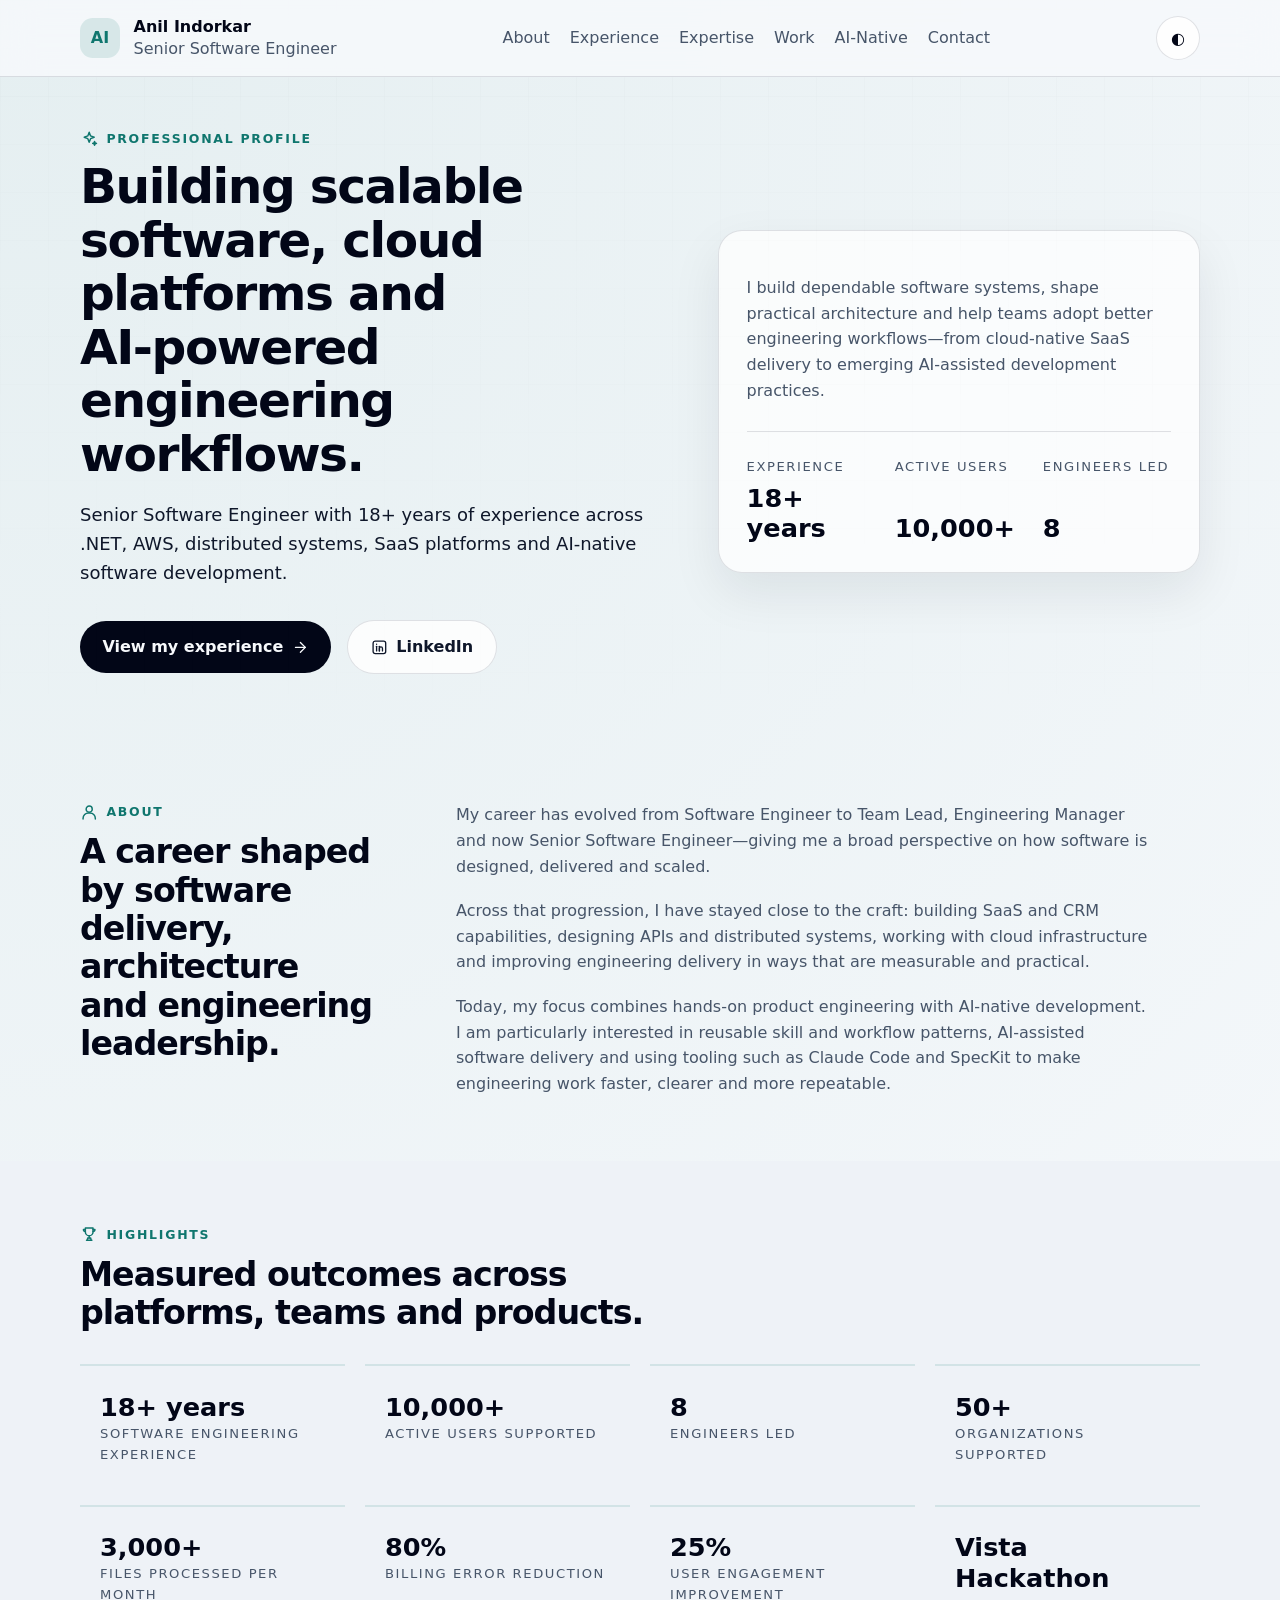
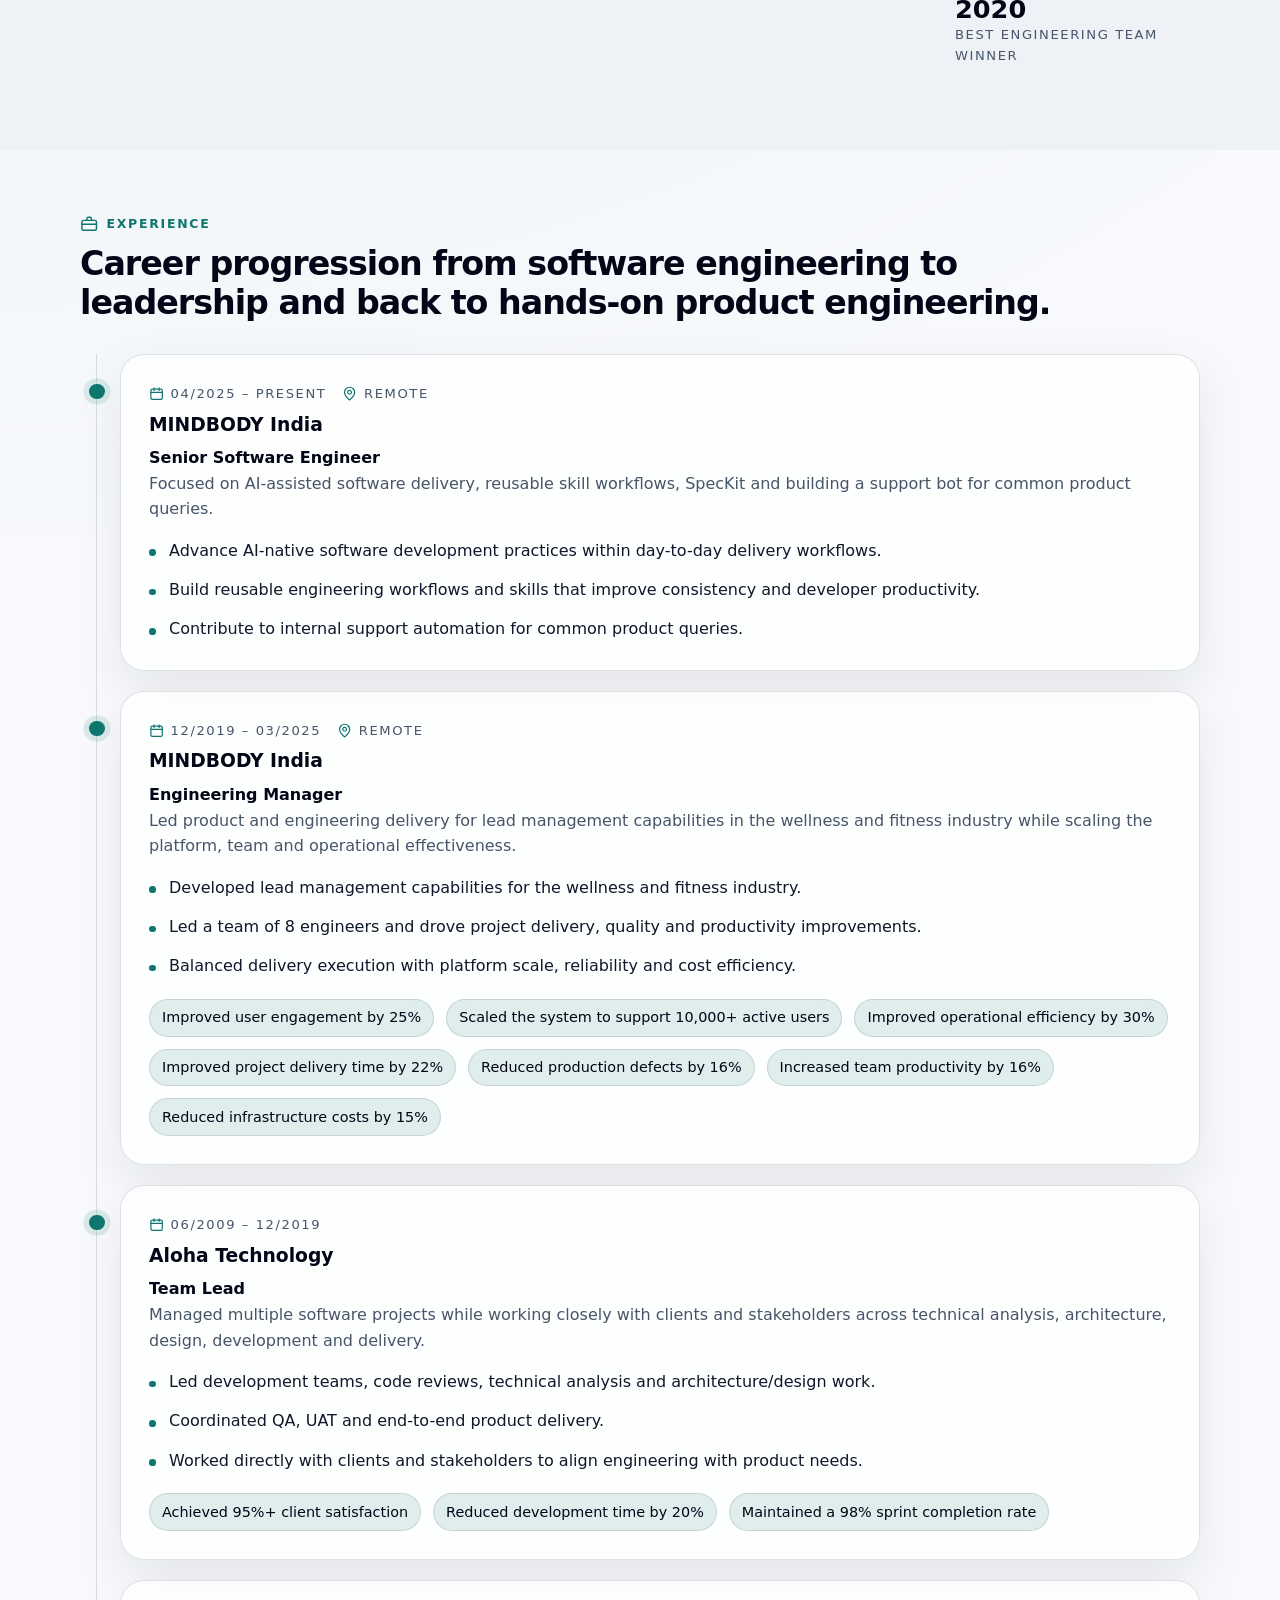
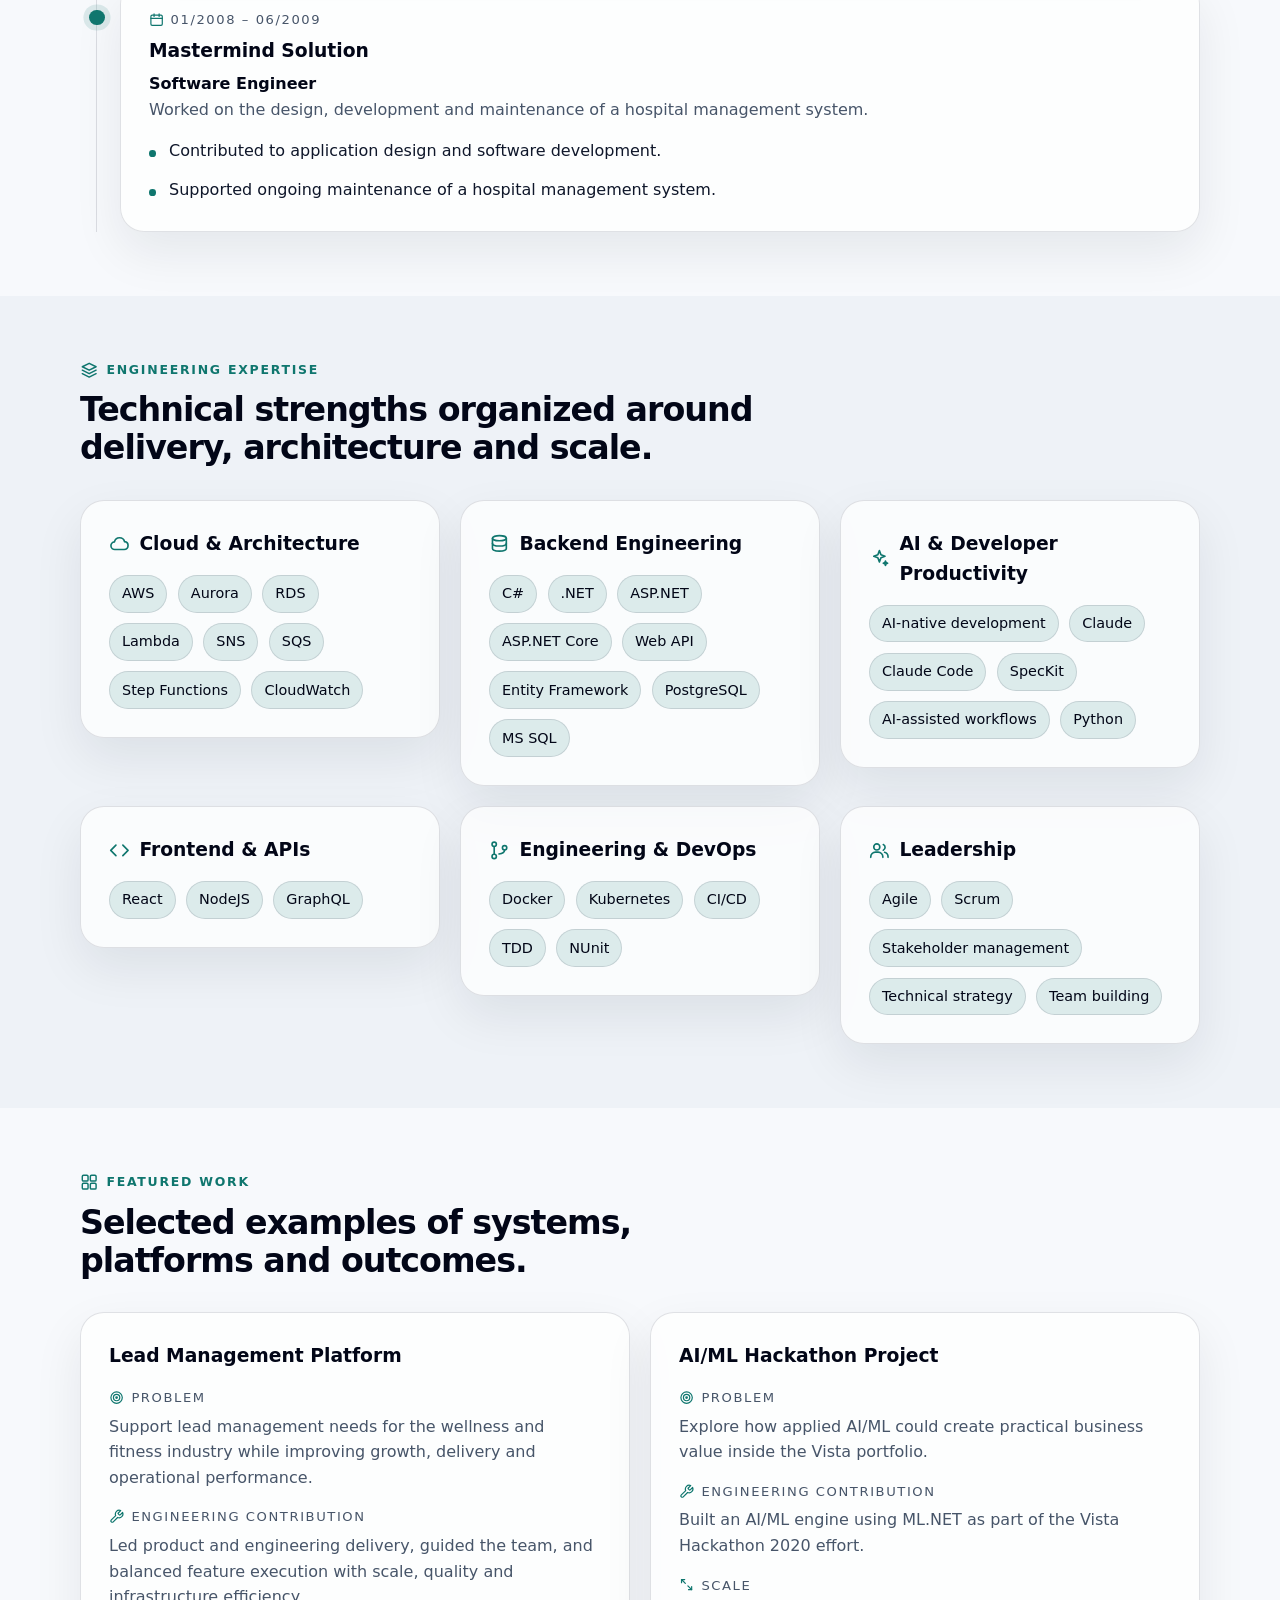
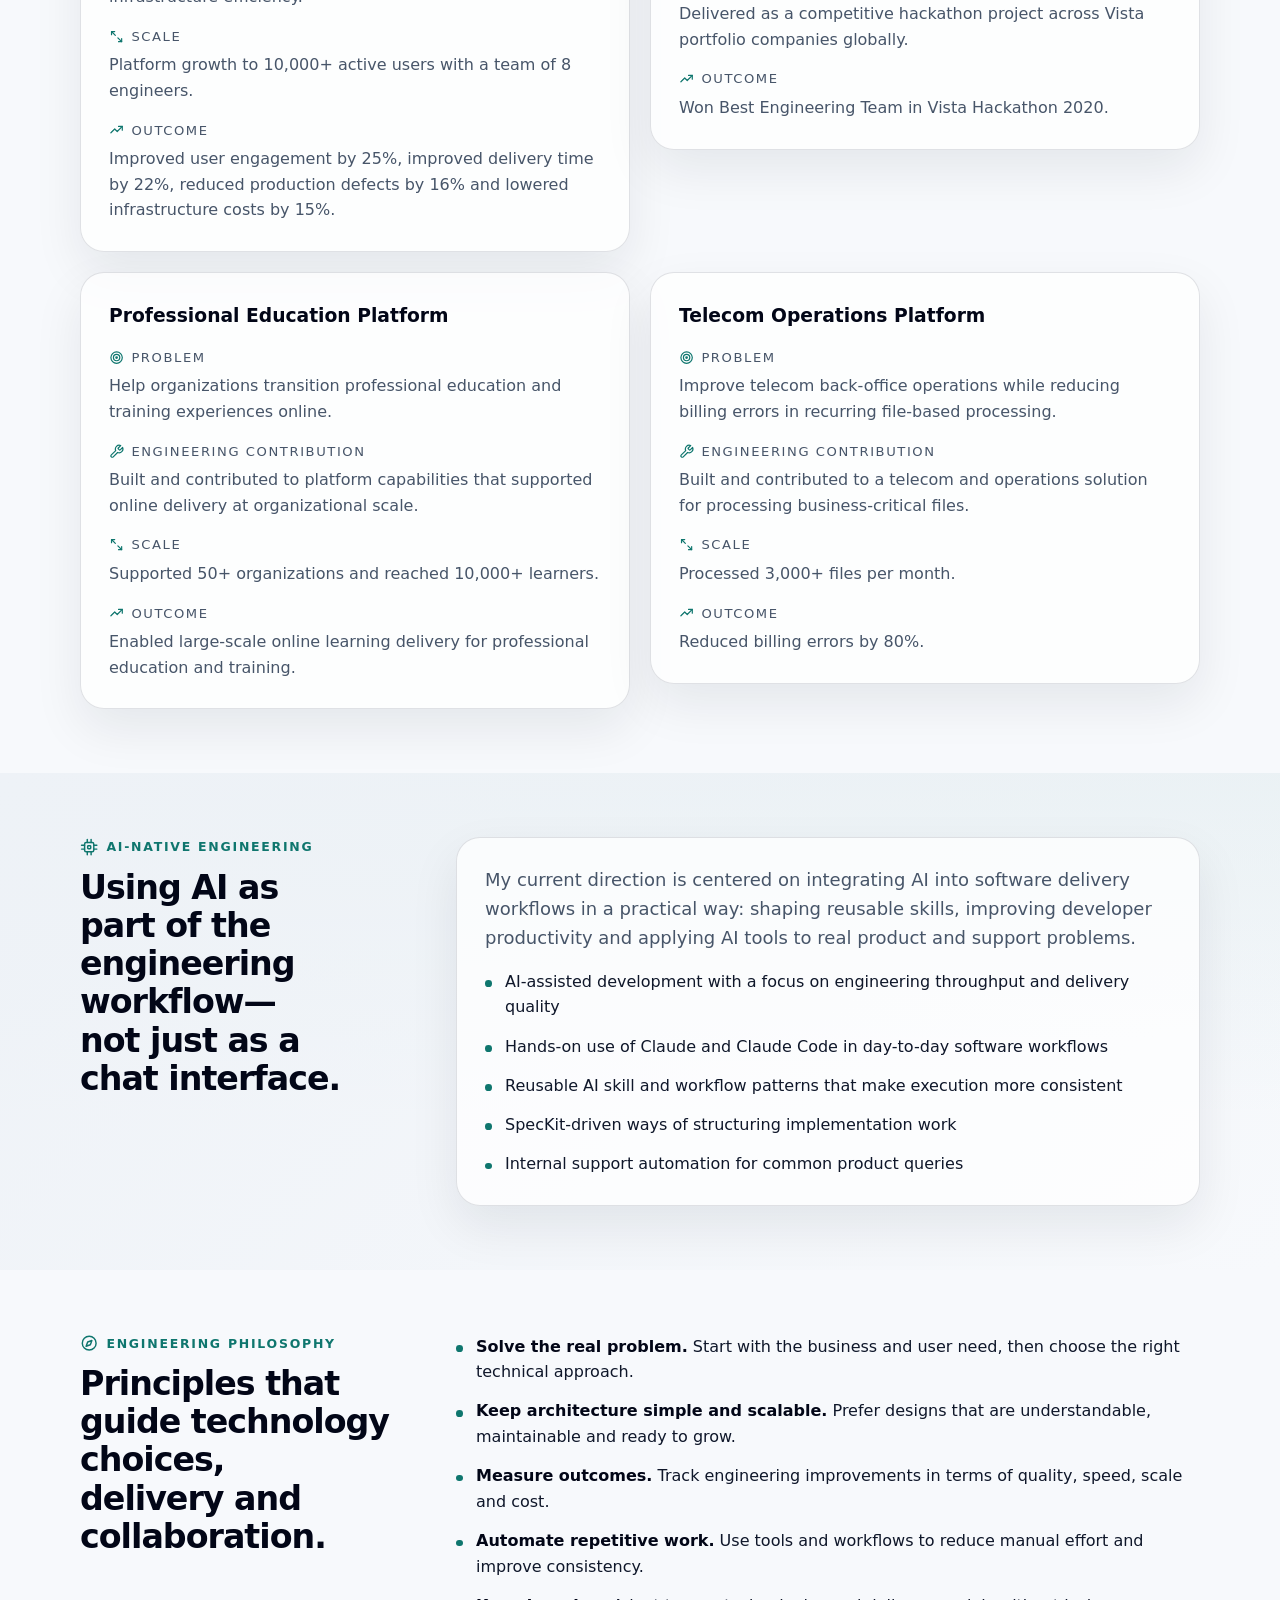
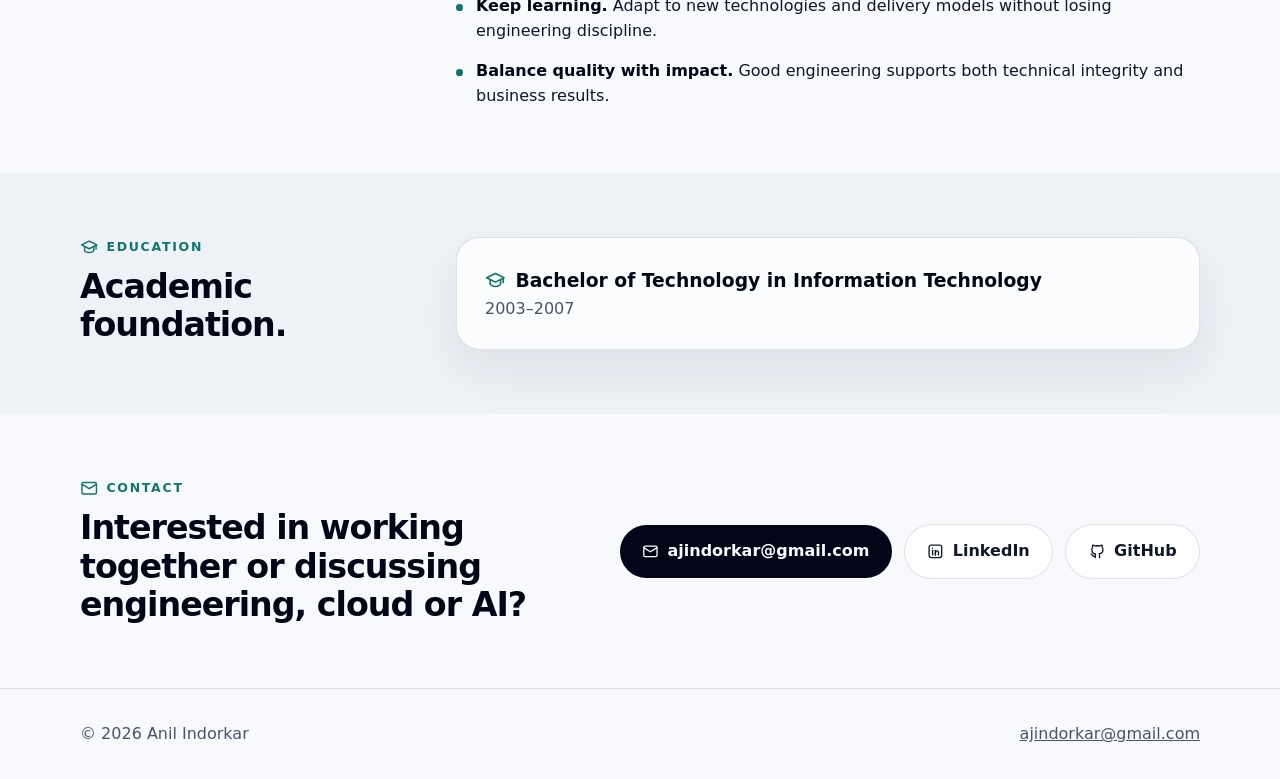
<file: index.html>
<!DOCTYPE html>
<html lang="en">
  <head>
    <meta charset="UTF-8" />
    <meta name="viewport" content="width=device-width, initial-scale=1.0" />
    <title>Anil Indorkar | Senior Software Engineer</title>
    <meta
      name="description"
      content="Professional profile of Anil Indorkar, a Senior Software Engineer with 18+ years of experience across .NET, AWS, distributed systems, SaaS and AI-native development."
    />
    <meta
      name="keywords"
      content="Anil Indorkar, Senior Software Engineer, .NET, C#, AWS, AI-native development, distributed systems, SaaS"
    />
    <meta name="author" content="Anil Indorkar" />
    <meta name="robots" content="index, follow" />
    <meta name="theme-color" content="#f7f9fc" />
    <meta property="og:type" content="profile" />
    <meta property="og:locale" content="en_US" />
    <meta property="og:title" content="Anil Indorkar | Senior Software Engineer" />
    <meta
      property="og:description"
      content="Building scalable software, cloud platforms and AI-powered engineering workflows."
    />
    <meta property="og:url" content="https://anilindorkar.github.io/beyond-the-resume/" />
    <meta property="og:site_name" content="Anil Indorkar" />
    <meta property="og:image" content="https://anilindorkar.github.io/beyond-the-resume/og-image.png" />
    <meta property="og:image:width" content="1200" />
    <meta property="og:image:height" content="630" />
    <meta
      property="og:image:alt"
      content="Anil Indorkar, Senior Software Engineer — building scalable software, cloud platforms and AI-powered engineering workflows."
    />
    <meta name="twitter:card" content="summary_large_image" />
    <meta name="twitter:title" content="Anil Indorkar | Senior Software Engineer" />
    <meta
      name="twitter:description"
      content="Professional profile of a Senior Software Engineer focused on .NET, AWS, distributed systems and AI-assisted delivery."
    />
    <meta name="twitter:image" content="https://anilindorkar.github.io/beyond-the-resume/og-image.png" />
    <link rel="canonical" href="https://anilindorkar.github.io/beyond-the-resume/" />
    <link rel="icon" href="favicon.svg" type="image/svg+xml" />
    <link rel="apple-touch-icon" href="apple-touch-icon.png" />
    <link rel="stylesheet" href="styles.css" />
    <script>
      /* Resolve the colour theme before first paint so the page never flashes the wrong one. */
      (function () {
        var theme = "light";
        try {
          var stored = localStorage.getItem("theme-preference");
          if (stored === "light" || stored === "dark") {
            theme = stored;
          } else if (window.matchMedia("(prefers-color-scheme: dark)").matches) {
            theme = "dark";
          }
        } catch (error) {
          // Storage blocked (private mode, sandboxed iframe): fall back to the light default.
        }
        document.documentElement.dataset.theme = theme;
      })();
    </script>
    <script src="profile.js" defer></script>
    <script src="script.js" defer></script>
    <script type="application/ld+json">
      {
        "@context": "https://schema.org",
        "@type": "Person",
        "name": "Anil Indorkar",
        "jobTitle": "Senior Software Engineer",
        "email": "ajindorkar@gmail.com",
        "url": "https://anilindorkar.github.io/beyond-the-resume/",
        "image": "https://anilindorkar.github.io/beyond-the-resume/og-image.png",
        "sameAs": [
          "https://www.linkedin.com/in/anil-indorkar/",
          "https://github.com/anilindorkar"
        ],
        "knowsAbout": [
          "C#",
          ".NET",
          "ASP.NET Core",
          "AWS",
          "Distributed Systems",
          "Cloud Architecture",
          "SaaS",
          "AI-assisted engineering workflows"
        ]
      }
    </script>
  </head>
  <body>
    <!--
      Inline icon sprite. Symbols are referenced with <use href="#i-name"> from both
      static markup and JavaScript-rendered content, so there is no icon font and no
      extra request, and every glyph inherits currentColor.
    -->
    <svg xmlns="http://www.w3.org/2000/svg" style="display: none" aria-hidden="true">
      <symbol id="i-sparkles" viewBox="0 0 24 24">
        <path d="M12 3l1.8 4.7L18.5 9.5 13.8 11.3 12 16l-1.8-4.7L5.5 9.5l4.7-1.8L12 3Z" />
        <path d="M19 15l.7 1.8 1.8.7-1.8.7-.7 1.8-.7-1.8-1.8-.7 1.8-.7L19 15Z" />
      </symbol>
      <symbol id="i-user" viewBox="0 0 24 24">
        <circle cx="12" cy="8" r="4" />
        <path d="M4 21v-1a7 7 0 0 1 7-7h2a7 7 0 0 1 7 7v1" />
      </symbol>
      <symbol id="i-trophy" viewBox="0 0 24 24">
        <path d="M7 4h10v5a5 5 0 0 1-10 0V4Z" />
        <path d="M7 6H4.5A2.5 2.5 0 0 0 7 8.5" />
        <path d="M17 6h2.5A2.5 2.5 0 0 1 17 8.5" />
        <path d="M12 14v3" />
        <path d="M8.5 20h7" />
        <path d="M9.5 20l.5-3h4l.5 3" />
      </symbol>
      <symbol id="i-briefcase" viewBox="0 0 24 24">
        <rect x="2.5" y="7" width="19" height="13" rx="2" />
        <path d="M9 7V5a2 2 0 0 1 2-2h2a2 2 0 0 1 2 2v2" />
        <path d="M2.5 12h19" />
      </symbol>
      <symbol id="i-layers" viewBox="0 0 24 24">
        <path d="m12 3 9 4.5-9 4.5-9-4.5L12 3Z" />
        <path d="m3 12 9 4.5L21 12" />
        <path d="m3 16.5 9 4.5 9-4.5" />
      </symbol>
      <symbol id="i-grid" viewBox="0 0 24 24">
        <rect x="3" y="3" width="7.5" height="7.5" rx="1.5" />
        <rect x="13.5" y="3" width="7.5" height="7.5" rx="1.5" />
        <rect x="3" y="13.5" width="7.5" height="7.5" rx="1.5" />
        <rect x="13.5" y="13.5" width="7.5" height="7.5" rx="1.5" />
      </symbol>
      <symbol id="i-cpu" viewBox="0 0 24 24">
        <rect x="6" y="6" width="12" height="12" rx="2" />
        <rect x="10" y="10" width="4" height="4" rx="1" />
        <path d="M9.5 2v4" /><path d="M14.5 2v4" />
        <path d="M9.5 18v4" /><path d="M14.5 18v4" />
        <path d="M2 9.5h4" /><path d="M2 14.5h4" />
        <path d="M18 9.5h4" /><path d="M18 14.5h4" />
      </symbol>
      <symbol id="i-compass" viewBox="0 0 24 24">
        <circle cx="12" cy="12" r="9" />
        <path d="m15.5 8.5-2 5.5-5.5 2 2-5.5 5.5-2Z" />
      </symbol>
      <symbol id="i-cap" viewBox="0 0 24 24">
        <path d="M12 4 2 9l10 5 10-5-10-5Z" />
        <path d="M6 11.5V16c0 1.4 2.7 3 6 3s6-1.6 6-3v-4.5" />
        <path d="M21 9.5v5" />
      </symbol>
      <symbol id="i-mail" viewBox="0 0 24 24">
        <rect x="2.5" y="4.5" width="19" height="15" rx="2" />
        <path d="m3 7 9 5.5L21 7" />
      </symbol>
      <symbol id="i-linkedin" viewBox="0 0 24 24">
        <rect x="3" y="3" width="18" height="18" rx="3" />
        <path d="M8 10.5V17" />
        <path d="M8 7.4v.1" />
        <path d="M12 17v-3.6a2.2 2.2 0 0 1 4.4 0V17" />
        <path d="M12 10.5V17" />
      </symbol>
      <symbol id="i-github" viewBox="0 0 24 24">
        <path
          d="M9 19c-4 1.4-4-2.5-6-3m12 5v-3.6c0-1 .1-1.4-.5-2 2.8-.3 5.5-1.4 5.5-6a4.7 4.7 0 0 0-1.3-3.2 4.3 4.3 0 0 0-.1-3.2s-1.1-.3-3.6 1.3a12.2 12.2 0 0 0-6 0C6.5 2.8 5.4 3.1 5.4 3.1a4.3 4.3 0 0 0-.1 3.2A4.7 4.7 0 0 0 4 9.5c0 4.6 2.7 5.7 5.5 6-.6.6-.6 1.2-.5 2V21"
        />
      </symbol>
      <symbol id="i-calendar" viewBox="0 0 24 24">
        <rect x="3" y="5" width="18" height="16" rx="2" />
        <path d="M8 3v4" /><path d="M16 3v4" /><path d="M3 10h18" />
      </symbol>
      <symbol id="i-pin" viewBox="0 0 24 24">
        <path d="M20 10c0 6-8 12-8 12s-8-6-8-12a8 8 0 0 1 16 0Z" />
        <circle cx="12" cy="10" r="3" />
      </symbol>
      <symbol id="i-cloud" viewBox="0 0 24 24">
        <path d="M17.5 19a4.5 4.5 0 0 0 .5-8.97A6 6 0 0 0 6.3 10.2 4 4 0 0 0 7 19h10.5Z" />
      </symbol>
      <symbol id="i-database" viewBox="0 0 24 24">
        <ellipse cx="12" cy="6" rx="8" ry="3" />
        <path d="M4 6v6c0 1.7 3.6 3 8 3s8-1.3 8-3V6" />
        <path d="M4 12v6c0 1.7 3.6 3 8 3s8-1.3 8-3v-6" />
      </symbol>
      <symbol id="i-code" viewBox="0 0 24 24">
        <path d="m8 6-6 6 6 6" /><path d="m16 6 6 6-6 6" />
      </symbol>
      <symbol id="i-branch" viewBox="0 0 24 24">
        <circle cx="6" cy="5" r="2.5" />
        <circle cx="6" cy="19" r="2.5" />
        <circle cx="18" cy="9" r="2.5" />
        <path d="M6 7.5v9" />
        <path d="M18 11.5c0 3.2-3.4 4.2-6.5 4.6" />
      </symbol>
      <symbol id="i-users" viewBox="0 0 24 24">
        <circle cx="9" cy="8" r="3.5" />
        <path d="M2 20v-.5A5.5 5.5 0 0 1 7.5 14h3a5.5 5.5 0 0 1 5.5 5.5v.5" />
        <path d="M16.5 5.3a3.5 3.5 0 0 1 0 6.4" />
        <path d="M18 14.2a5.5 5.5 0 0 1 4 5.3v.5" />
      </symbol>
      <symbol id="i-target" viewBox="0 0 24 24">
        <circle cx="12" cy="12" r="9" />
        <circle cx="12" cy="12" r="5" />
        <circle cx="12" cy="12" r="1.2" />
      </symbol>
      <symbol id="i-wrench" viewBox="0 0 24 24">
        <path
          d="M14.7 6.3a1 1 0 0 0 0 1.4l1.6 1.6a1 1 0 0 0 1.4 0l3.8-3.8a6 6 0 0 1-7.9 7.9l-6.9 6.9a2.1 2.1 0 0 1-3-3l6.9-6.9a6 6 0 0 1 7.9-7.9l-3.8 3.8Z"
        />
      </symbol>
      <symbol id="i-scale" viewBox="0 0 24 24">
        <path d="M4 9V4h5" /><path d="M20 15v5h-5" />
        <path d="m4 4 6 6" /><path d="m20 20-6-6" />
      </symbol>
      <symbol id="i-trend" viewBox="0 0 24 24">
        <path d="m3 17 6-6 4 4 8-8" /><path d="M15 7h6v6" />
      </symbol>
      <symbol id="i-arrow-right" viewBox="0 0 24 24">
        <path d="M5 12h14" /><path d="m12 5 7 7-7 7" />
      </symbol>
    </svg>

    <a class="skip-link" href="#main-content">Skip to content</a>
    <noscript>
      <div class="banner">
        JavaScript is disabled. Please enable it to view the full profile details and experience
        timeline.
      </div>
    </noscript>
    <div class="site-shell">
      <header class="site-header" id="top">
        <div class="container nav-shell">
          <a class="brand" href="#top" aria-label="Anil Indorkar home">
            <span class="brand-mark" aria-hidden="true">AI</span>
            <span class="brand-copy">
              <strong>Anil Indorkar</strong>
              <span>Senior Software Engineer</span>
            </span>
          </a>
          <nav class="site-nav" id="site-nav" aria-label="Primary">
            <a href="#about">About</a>
            <a href="#experience">Experience</a>
            <a href="#expertise">Expertise</a>
            <a href="#featured-work">Work</a>
            <a href="#ai-native">AI-Native</a>
            <a href="#contact">Contact</a>
          </nav>
          <div class="nav-actions">
            <button
              class="icon-button theme-toggle"
              id="theme-toggle"
              type="button"
              aria-label="Colour theme: system"
              title="Colour theme: system"
            >
              <span class="theme-toggle-icon" id="theme-toggle-icon" aria-hidden="true">◐</span>
            </button>
            <button
              class="icon-button nav-toggle"
              id="nav-toggle"
              type="button"
              aria-controls="site-nav"
              aria-expanded="false"
              aria-label="Open navigation menu"
            >
              <span class="nav-toggle-bars" aria-hidden="true"></span>
            </button>
          </div>
        </div>
      </header>

      <main id="main-content">
        <section class="hero section" aria-labelledby="hero-heading">
          <div class="container hero-grid">
            <div class="hero-copy">
              <p class="eyebrow">
                <svg class="icon" aria-hidden="true" focusable="false"><use href="#i-sparkles" /></svg>
                Professional profile
              </p>
              <h1 id="hero-heading">
                Building scalable software, cloud platforms and
                <span class="nowrap">AI-powered</span> engineering workflows.
              </h1>
              <p class="lead">
                Senior Software Engineer with 18+ years of experience across .NET, AWS,
                distributed systems, SaaS platforms and AI-native software development.
              </p>
              <div class="hero-actions">
                <a class="button button-primary" href="#experience">
                  View my experience
                  <svg class="icon" aria-hidden="true" focusable="false"><use href="#i-arrow-right" /></svg>
                </a>
                <a
                  class="button button-secondary"
                  href="https://www.linkedin.com/in/anil-indorkar/"
                  target="_blank"
                  rel="noopener noreferrer"
                >
                  <svg class="icon" aria-hidden="true" focusable="false"><use href="#i-linkedin" /></svg>
                  LinkedIn
                </a>
              </div>
            </div>
            <aside class="hero-panel" aria-label="Professional summary">
              <p>
                I build dependable software systems, shape practical architecture and help teams
                adopt better engineering workflows—from cloud-native SaaS delivery to emerging
                AI-assisted development practices.
              </p>
              <dl class="hero-metrics" id="hero-metrics"></dl>
            </aside>
          </div>
        </section>

        <section class="section" id="about" aria-labelledby="about-heading">
          <div class="container section-grid">
            <div class="section-intro">
              <p class="eyebrow">
                <svg class="icon" aria-hidden="true" focusable="false"><use href="#i-user" /></svg>
                About
              </p>
              <h2 id="about-heading">
                A career shaped by software delivery, architecture and engineering leadership.
              </h2>
            </div>
            <div class="prose" id="about-story"></div>
          </div>
        </section>

        <section class="section section-muted" id="achievements" aria-labelledby="achievements-heading">
          <div class="container">
            <div class="section-intro">
              <p class="eyebrow">
                <svg class="icon" aria-hidden="true" focusable="false"><use href="#i-trophy" /></svg>
                Highlights
              </p>
              <h2 id="achievements-heading">Measured outcomes across platforms, teams and products.</h2>
            </div>
            <div class="achievement-grid" id="achievement-grid"></div>
          </div>
        </section>

        <section class="section" id="experience" aria-labelledby="experience-heading">
          <div class="container">
            <div class="section-intro">
              <p class="eyebrow">
                <svg class="icon" aria-hidden="true" focusable="false"><use href="#i-briefcase" /></svg>
                Experience
              </p>
              <h2 id="experience-heading">
                Career progression from software engineering to leadership and back to hands-on
                product engineering.
              </h2>
            </div>
            <div class="timeline" id="experience-timeline"></div>
          </div>
        </section>

        <section class="section section-muted" id="expertise" aria-labelledby="expertise-heading">
          <div class="container">
            <div class="section-intro">
              <p class="eyebrow">
                <svg class="icon" aria-hidden="true" focusable="false"><use href="#i-layers" /></svg>
                Engineering expertise
              </p>
              <h2 id="expertise-heading">
                Technical strengths organized around delivery, architecture and scale.
              </h2>
            </div>
            <div class="expertise-grid" id="expertise-grid"></div>
          </div>
        </section>

        <section class="section" id="featured-work" aria-labelledby="featured-work-heading">
          <div class="container">
            <div class="section-intro">
              <p class="eyebrow">
                <svg class="icon" aria-hidden="true" focusable="false"><use href="#i-grid" /></svg>
                Featured work
              </p>
              <h2 id="featured-work-heading">Selected examples of systems, platforms and outcomes.</h2>
            </div>
            <div class="project-grid" id="project-grid"></div>
          </div>
        </section>

        <section class="section section-accent" id="ai-native" aria-labelledby="ai-native-heading">
          <div class="container section-grid">
            <div class="section-intro">
              <p class="eyebrow">
                <svg class="icon" aria-hidden="true" focusable="false"><use href="#i-cpu" /></svg>
                AI-native engineering
              </p>
              <h2 id="ai-native-heading">
                Using AI as part of the engineering workflow—not just as a chat interface.
              </h2>
            </div>
            <div class="ai-panel">
              <p class="lead" id="ai-summary"></p>
              <ul class="detail-list" id="ai-points"></ul>
            </div>
          </div>
        </section>

        <section class="section" id="philosophy" aria-labelledby="philosophy-heading">
          <div class="container section-grid">
            <div class="section-intro">
              <p class="eyebrow">
                <svg class="icon" aria-hidden="true" focusable="false"><use href="#i-compass" /></svg>
                Engineering philosophy
              </p>
              <h2 id="philosophy-heading">
                Principles that guide technology choices, delivery and collaboration.
              </h2>
            </div>
            <ul class="principle-list" id="principle-list"></ul>
          </div>
        </section>

        <section class="section section-muted" id="education" aria-labelledby="education-heading">
          <div class="container section-grid">
            <div class="section-intro">
              <p class="eyebrow">
                <svg class="icon" aria-hidden="true" focusable="false"><use href="#i-cap" /></svg>
                Education
              </p>
              <h2 id="education-heading">Academic foundation.</h2>
            </div>
            <div class="education-card" id="education-card"></div>
          </div>
        </section>

        <section class="section" id="contact" aria-labelledby="contact-heading">
          <div class="container contact-shell">
            <div class="section-intro">
              <p class="eyebrow">
                <svg class="icon" aria-hidden="true" focusable="false"><use href="#i-mail" /></svg>
                Contact
              </p>
              <h2 id="contact-heading">
                Interested in working together or discussing engineering, cloud or AI?
              </h2>
            </div>
            <div class="contact-links" id="contact-links"></div>
          </div>
        </section>
      </main>

      <footer class="site-footer">
        <div class="container footer-shell">
          <p>© <span id="current-year">2026</span> Anil Indorkar</p>
          <a href="mailto:ajindorkar@gmail.com">ajindorkar@gmail.com</a>
        </div>
      </footer>
    </div>
  </body>
</html>
</file>
<file: styles.css>
/* ---------------------------------------------------------------------------
   Theme tokens
   Light is the default. Dark is applied either by the OS preference (when the
   visitor has not made an explicit choice) or by the data-theme attribute that
   the inline head script and the theme toggle set on <html>.
--------------------------------------------------------------------------- */

:root {
  color-scheme: light;
  --bg: #f7f9fc;
  --bg-elevated: rgba(255, 255, 255, 0.82);
  --bg-muted: #eef2f7;
  --panel: rgba(255, 255, 255, 0.72);
  --text: #0f172a;
  --text-muted: #475569;
  --heading: #020617;
  --border: rgba(15, 23, 42, 0.12);
  --accent: #0f766e;
  --accent-soft: rgba(15, 118, 110, 0.12);
  --accent-contrast: #ffffff;
  --shadow: 0 20px 50px rgba(15, 23, 42, 0.08);
  --banner-bg: #fef3c7;
  --banner-text: #713f12;
  --max-width: 1120px;
  --header-offset: 6rem;
}

@media (prefers-color-scheme: dark) {
  /* Applies when JavaScript never ran, or when the visitor is on "system". */
  :root:not([data-theme="light"]) {
    color-scheme: dark;
    --bg: #020617;
    --bg-elevated: rgba(15, 23, 42, 0.9);
    --bg-muted: #0b1120;
    --panel: rgba(15, 23, 42, 0.78);
    --text: #dbe4f0;
    --text-muted: #94a3b8;
    --heading: #f8fafc;
    --border: rgba(148, 163, 184, 0.2);
    --accent: #5eead4;
    --accent-soft: rgba(94, 234, 212, 0.12);
    --accent-contrast: #022c26;
    --shadow: 0 24px 60px rgba(2, 6, 23, 0.45);
    --banner-bg: rgba(120, 53, 15, 0.3);
    --banner-text: #fde68a;
  }
}

:root[data-theme="dark"] {
  color-scheme: dark;
  --bg: #020617;
  --bg-elevated: rgba(15, 23, 42, 0.9);
  --bg-muted: #0b1120;
  --panel: rgba(15, 23, 42, 0.78);
  --text: #dbe4f0;
  --text-muted: #94a3b8;
  --heading: #f8fafc;
  --border: rgba(148, 163, 184, 0.2);
  --accent: #5eead4;
  --accent-soft: rgba(94, 234, 212, 0.12);
  --accent-contrast: #022c26;
  --shadow: 0 24px 60px rgba(2, 6, 23, 0.45);
  --banner-bg: rgba(120, 53, 15, 0.3);
  --banner-text: #fde68a;
}

/* ---------------------------------------------------------------------------
   Base
--------------------------------------------------------------------------- */

*,
*::before,
*::after {
  box-sizing: border-box;
}

html {
  scroll-behavior: smooth;
  /* Keeps anchor targets clear of the sticky header. */
  scroll-padding-top: var(--header-offset);
}

body {
  margin: 0;
  font-family: system-ui, -apple-system, BlinkMacSystemFont, "Segoe UI", Roboto, Helvetica, Arial,
    sans-serif;
  background:
    radial-gradient(circle at top left, rgba(15, 118, 110, 0.08), transparent 30%),
    linear-gradient(to bottom, var(--bg), var(--bg));
  color: var(--text);
  line-height: 1.6;
  min-height: 100vh;
  min-height: 100dvh;
  -webkit-text-size-adjust: 100%;
  text-size-adjust: 100%;
}

body::before {
  content: "";
  position: fixed;
  inset: 0;
  background-image:
    linear-gradient(rgba(127, 127, 127, 0.05) 1px, transparent 1px),
    linear-gradient(90deg, rgba(127, 127, 127, 0.05) 1px, transparent 1px);
  background-size: 48px 48px;
  -webkit-mask-image: linear-gradient(to bottom, rgba(0, 0, 0, 0.4), transparent 85%);
  mask-image: linear-gradient(to bottom, rgba(0, 0, 0, 0.4), transparent 85%);
  pointer-events: none;
}

a {
  color: inherit;
}

img {
  max-width: 100%;
}

.nowrap {
  white-space: nowrap;
}

.icon {
  width: 1.05em;
  height: 1.05em;
  flex-shrink: 0;
  fill: none;
  stroke: currentColor;
  stroke-width: 1.9;
  stroke-linecap: round;
  stroke-linejoin: round;
}

:focus-visible {
  outline: 2px solid var(--accent);
  outline-offset: 3px;
  border-radius: 0.35rem;
}

.visually-hidden {
  position: absolute;
  width: 1px;
  height: 1px;
  margin: -1px;
  padding: 0;
  overflow: hidden;
  clip: rect(0 0 0 0);
  clip-path: inset(50%);
  white-space: nowrap;
  border: 0;
}

.skip-link {
  position: absolute;
  top: -100%;
  left: 1rem;
  z-index: 50;
  padding: 0.75rem 1.1rem;
  border-radius: 0 0 0.75rem 0.75rem;
  background: var(--accent);
  color: var(--accent-contrast);
  font-weight: 600;
  text-decoration: none;
}

.skip-link:focus-visible {
  top: 0;
}

.container {
  width: min(var(--max-width), calc(100% - 2rem));
  margin: 0 auto;
}

.section {
  padding: 4rem 0;
}

.section-muted {
  background: var(--bg-muted);
}

.section-accent {
  background:
    linear-gradient(135deg, var(--bg-muted), transparent),
    linear-gradient(180deg, rgba(15, 118, 110, 0.06), transparent 70%);
}

/* ---------------------------------------------------------------------------
   Header and navigation
--------------------------------------------------------------------------- */

.site-header {
  position: sticky;
  top: 0;
  z-index: 20;
  -webkit-backdrop-filter: blur(18px);
  backdrop-filter: blur(18px);
  background: var(--bg);
  background: color-mix(in srgb, var(--bg) 82%, transparent);
  border-bottom: 1px solid var(--border);
}

.nav-shell,
.footer-shell,
.hero-actions,
.contact-links {
  display: flex;
  align-items: center;
}

.nav-shell,
.footer-shell {
  justify-content: space-between;
  gap: 1rem;
  padding: 1rem 0;
}

.brand {
  display: inline-flex;
  align-items: center;
  gap: 0.85rem;
  text-decoration: none;
}

.brand-mark {
  display: inline-grid;
  place-items: center;
  flex-shrink: 0;
  width: 2.5rem;
  height: 2.5rem;
  border-radius: 0.8rem;
  background: var(--accent-soft);
  color: var(--accent);
  font-weight: 700;
}

.brand-copy {
  display: grid;
  gap: 0.05rem;
  line-height: 1.35;
}

.brand-copy strong {
  color: var(--heading);
}

.brand-copy span,
.site-nav a,
.footer-shell,
.hero-panel,
.education-card {
  color: var(--text-muted);
}

.site-nav {
  display: flex;
  gap: 1.25rem;
  flex-wrap: wrap;
}

.site-nav a {
  position: relative;
  text-decoration: none;
  transition: color 160ms ease;
}

.site-nav a:hover,
.site-nav a:focus-visible,
.site-nav a[aria-current="true"] {
  color: var(--heading);
}

.nav-actions {
  display: flex;
  align-items: center;
  gap: 0.5rem;
}

.icon-button {
  display: inline-grid;
  place-items: center;
  flex-shrink: 0;
  width: 2.75rem;
  height: 2.75rem;
  border: 1px solid var(--border);
  border-radius: 999px;
  background: var(--bg-elevated);
  color: var(--heading);
  font-size: 1rem;
  cursor: pointer;
  transition:
    border-color 160ms ease,
    background 160ms ease;
}

.icon-button:hover {
  border-color: var(--accent);
}

.nav-toggle {
  display: none;
}

.nav-toggle-bars {
  position: relative;
  display: block;
  width: 1.15rem;
  height: 2px;
  border-radius: 2px;
  background: currentColor;
}

.nav-toggle-bars::before,
.nav-toggle-bars::after {
  content: "";
  position: absolute;
  left: 0;
  width: 100%;
  height: 2px;
  border-radius: 2px;
  background: currentColor;
  transition: transform 180ms ease;
}

.nav-toggle-bars::before {
  top: -6px;
}

.nav-toggle-bars::after {
  top: 6px;
}

.nav-toggle[aria-expanded="true"] .nav-toggle-bars {
  background: transparent;
}

.nav-toggle[aria-expanded="true"] .nav-toggle-bars::before {
  transform: translateY(6px) rotate(45deg);
}

.nav-toggle[aria-expanded="true"] .nav-toggle-bars::after {
  transform: translateY(-6px) rotate(-45deg);
}

/* ---------------------------------------------------------------------------
   Hero
--------------------------------------------------------------------------- */

.hero {
  padding-top: 3.25rem;
}

.hero-grid,
.section-grid,
.ai-grid,
.contact-shell {
  display: grid;
  gap: 2rem;
}

.hero-grid {
  grid-template-columns: minmax(0, 1.1fr) minmax(0, 0.9fr);
  gap: 3rem;
  align-items: center;
}

.section-grid {
  grid-template-columns: minmax(0, 20rem) minmax(0, 1fr);
  gap: 2rem 3.5rem;
  align-items: start;
}

.section-grid .section-intro {
  margin-bottom: 0;
}

.hero-copy h1,
.section-intro h2 {
  color: var(--heading);
  letter-spacing: -0.03em;
  text-wrap: balance;
}

.hero-copy h1 {
  margin: 0 0 1.25rem;
  font-size: clamp(2.1rem, 3.8vw, 3.25rem);
  line-height: 1.1;
  max-width: 20ch;
}

.lead {
  font-size: 1.125rem;
  max-width: 60ch;
}

.eyebrow {
  display: flex;
  align-items: center;
  gap: 0.5rem;
  margin: 0 0 0.7rem;
  color: var(--accent);
  text-transform: uppercase;
  letter-spacing: 0.14em;
  font-size: 0.78rem;
  font-weight: 700;
}

.eyebrow .icon {
  width: 1.15rem;
  height: 1.15rem;
}

.hero-actions {
  gap: 1rem;
  flex-wrap: wrap;
  margin-top: 2rem;
}

.button {
  display: inline-flex;
  align-items: center;
  justify-content: center;
  gap: 0.55rem;
  min-height: 3rem;
  padding: 0.85rem 1.4rem;
  border-radius: 999px;
  text-decoration: none;
  font-weight: 600;
  transition:
    transform 160ms ease,
    border-color 160ms ease,
    background 160ms ease;
}

.button:hover,
.button:focus-visible {
  transform: translateY(-1px);
}

.button-primary {
  background: var(--heading);
  color: var(--bg);
}

.button-secondary {
  border: 1px solid var(--border);
  background: var(--bg-elevated);
}

.button-secondary:hover {
  border-color: var(--accent);
}

.hero-panel,
.timeline-item,
.expertise-card,
.project-card,
.education-card,
.ai-panel {
  background: var(--panel);
  border: 1px solid var(--border);
  border-radius: 1.5rem;
  box-shadow: var(--shadow);
}

.hero-panel,
.education-card,
.ai-panel {
  padding: 1.75rem;
}

.hero-metrics {
  display: grid;
  grid-template-columns: repeat(auto-fit, minmax(min(7.5rem, 100%), 1fr));
  gap: 1.25rem;
  margin: 1.75rem 0 0;
  padding-top: 1.5rem;
  border-top: 1px solid var(--border);
}

.hero-metrics > div {
  display: grid;
  align-content: space-between;
}

.hero-metrics dt,
.timeline-meta,
.metric-label,
.project-label {
  font-size: 0.82rem;
  text-transform: uppercase;
  letter-spacing: 0.12em;
  color: var(--text-muted);
}

.hero-metrics dd,
.metric-value {
  margin: 0.35rem 0 0;
  color: var(--heading);
  font-size: 1.6rem;
  font-weight: 700;
  line-height: 1.2;
}

/* ---------------------------------------------------------------------------
   Sections
--------------------------------------------------------------------------- */

.section-intro {
  margin-bottom: 2rem;
}

/* Full-width sections: a narrow cap here left half the row empty. */
.section-intro h2 {
  margin: 0;
  font-size: clamp(1.7rem, 2.6vw, 2.4rem);
  line-height: 1.15;
  max-width: 42ch;
}

.prose {
  display: grid;
  gap: 1.2rem;
  max-width: 68ch;
}

.prose p,
.timeline-content p,
.project-facts dd,
.ai-panel p,
.education-card p {
  margin: 0;
  color: var(--text-muted);
}

.achievement-grid,
.expertise-grid,
.project-grid {
  display: grid;
  gap: 1.25rem;
  /* Cards hug their content instead of stretching to the tallest in the row. */
  align-items: start;
}

.achievement-grid {
  grid-template-columns: repeat(auto-fit, minmax(min(15rem, 100%), 1fr));
}

.achievement-card {
  padding: 1.25rem;
  border-top: 2px solid var(--accent-soft);
}

.timeline {
  position: relative;
  display: grid;
  gap: 1.25rem;
}

.timeline::before {
  content: "";
  position: absolute;
  left: 1rem;
  top: 0;
  bottom: 0;
  width: 1px;
  background: var(--border);
}

.timeline-item {
  position: relative;
  margin-left: 2.5rem;
  padding: 1.75rem;
}

.timeline-item::before {
  content: "";
  position: absolute;
  left: calc(-1.5rem - 0.475rem);
  top: 1.8rem;
  width: 0.95rem;
  height: 0.95rem;
  border-radius: 50%;
  background: var(--accent);
  box-shadow: 0 0 0 0.35rem var(--accent-soft);
}

.timeline-header {
  display: grid;
  gap: 0.35rem;
}

.timeline-meta {
  display: flex;
  flex-wrap: wrap;
  gap: 0.3rem 1rem;
}

.meta-item {
  display: inline-flex;
  align-items: center;
  gap: 0.4rem;
}

.meta-item .icon,
.project-label .icon {
  width: 0.95rem;
  height: 0.95rem;
  color: var(--accent);
}

.timeline-header h3,
.expertise-card h3,
.project-card h3,
.education-card h3 {
  margin: 0;
  color: var(--heading);
}

.expertise-card h3,
.education-card h3 {
  display: flex;
  align-items: center;
  gap: 0.6rem;
}

.expertise-card h3 .icon,
.education-card h3 .icon {
  width: 1.3rem;
  height: 1.3rem;
  color: var(--accent);
}

.project-label {
  display: flex;
  align-items: center;
  gap: 0.45rem;
}

.timeline-role {
  color: var(--heading);
  font-weight: 600;
}

.detail-list,
.principle-list {
  margin: 1rem 0 0;
  padding: 0;
  list-style: none;
  display: grid;
  gap: 0.85rem;
}

.detail-list li,
.principle-list li {
  position: relative;
  padding-left: 1.25rem;
}

.detail-list li::before,
.principle-list li::before {
  content: "";
  position: absolute;
  left: 0;
  top: 0.72rem;
  width: 0.42rem;
  height: 0.42rem;
  border-radius: 50%;
  background: var(--accent);
}

.principle-list {
  margin-top: 0;
}

.timeline-metrics {
  display: flex;
  flex-wrap: wrap;
  gap: 0.75rem;
  margin-top: 1.25rem;
}

.timeline-metrics span,
.tag-list span {
  display: inline-flex;
  align-items: center;
  border: 1px solid var(--border);
  border-radius: 999px;
  padding: 0.4rem 0.75rem;
  background: var(--accent-soft);
  color: var(--heading);
  font-size: 0.9rem;
}

.expertise-grid {
  grid-template-columns: repeat(auto-fit, minmax(min(20rem, 100%), 1fr));
}

.project-grid {
  grid-template-columns: repeat(auto-fit, minmax(min(24rem, 100%), 1fr));
}

.expertise-card,
.project-card {
  padding: 1.75rem;
}

.tag-list {
  display: flex;
  flex-wrap: wrap;
  gap: 0.65rem;
  margin-top: 1rem;
}

.project-card {
  display: grid;
  gap: 1rem;
  align-content: start;
}

.project-facts {
  display: grid;
  gap: 1rem;
  margin: 0;
}

.project-facts > div {
  display: grid;
  gap: 0.35rem;
}

.principle-list li strong {
  color: var(--heading);
}

.contact-shell {
  grid-template-columns: minmax(0, 1fr) minmax(0, auto);
  gap: 2rem 3rem;
  align-items: center;
}

.contact-shell .section-intro {
  margin-bottom: 0;
}

.contact-links {
  justify-content: flex-end;
  gap: 0.75rem;
  flex-wrap: wrap;
}

.site-footer {
  border-top: 1px solid var(--border);
}

.banner {
  padding: 1rem;
  text-align: center;
  background: var(--banner-bg);
  color: var(--banner-text);
}

/* ---------------------------------------------------------------------------
   Responsive
--------------------------------------------------------------------------- */

@media (min-width: 901px) {
  .site-nav a[aria-current="true"]::after {
    content: "";
    position: absolute;
    left: 0;
    right: 0;
    bottom: -0.4rem;
    height: 2px;
    border-radius: 2px;
    background: var(--accent);
  }
}

@media (max-width: 900px) {
  .hero-grid,
  .ai-grid,
  .contact-shell,
  .section-grid {
    grid-template-columns: 1fr;
  }

  .hero-grid {
    gap: 1.75rem;
  }

  .hero {
    padding-top: 2.5rem;
  }

  .nav-toggle {
    display: inline-grid;
  }

  .site-nav {
    position: absolute;
    inset: 100% 0 auto;
    display: grid;
    gap: 0;
    padding: 0.25rem 1rem 0.75rem;
    background: var(--bg);
    border-bottom: 1px solid var(--border);
    box-shadow: var(--shadow);
    visibility: hidden;
    opacity: 0;
    transform: translateY(-0.5rem);
    transition:
      opacity 160ms ease,
      transform 160ms ease,
      visibility 160ms ease;
  }

  .site-nav[data-open="true"] {
    visibility: visible;
    opacity: 1;
    transform: none;
  }

  .site-nav a {
    padding: 0.85rem 0.25rem;
    border-bottom: 1px solid var(--border);
  }

  .site-nav a:last-child {
    border-bottom: 0;
  }
}

@media (max-width: 640px) {
  .section {
    padding: 2.75rem 0;
  }

  .brand-copy span {
    display: none;
  }

  .footer-shell {
    align-items: flex-start;
    flex-direction: column;
  }

  .hero-panel,
  .education-card,
  .ai-panel,
  .timeline-item,
  .expertise-card,
  .project-card {
    padding: 1.35rem;
  }

  .timeline-item {
    margin-left: 1.75rem;
  }

  .timeline::before {
    left: 0.45rem;
  }

  .timeline-item::before {
    left: calc(-1.25rem - 0.475rem);
  }
}

@media (prefers-reduced-motion: reduce) {
  html {
    scroll-behavior: auto;
  }

  *,
  *::before,
  *::after {
    animation-duration: 0.01ms !important;
    animation-iteration-count: 1 !important;
    transition-duration: 0.01ms !important;
    scroll-behavior: auto !important;
  }
}

/* ---------------------------------------------------------------------------
   Print — the profile should produce a clean paper copy.
--------------------------------------------------------------------------- */

@media print {
  .site-header,
  .skip-link,
  .banner {
    display: none !important;
  }

  body {
    background: #ffffff;
    color: #000000;
  }

  body::before {
    display: none;
  }

  .container {
    width: 100%;
  }

  .section {
    padding: 1rem 0;
  }

  .section-muted,
  .section-accent {
    background: none;
  }

  .hero-panel,
  .timeline-item,
  .expertise-card,
  .project-card,
  .education-card,
  .ai-panel,
  .achievement-card {
    border: 1px solid #cccccc;
    box-shadow: none;
    break-inside: avoid;
    page-break-inside: avoid;
  }

  .timeline-metrics span,
  .tag-list span {
    background: none;
    border: 1px solid #cccccc;
  }
}
</file>
